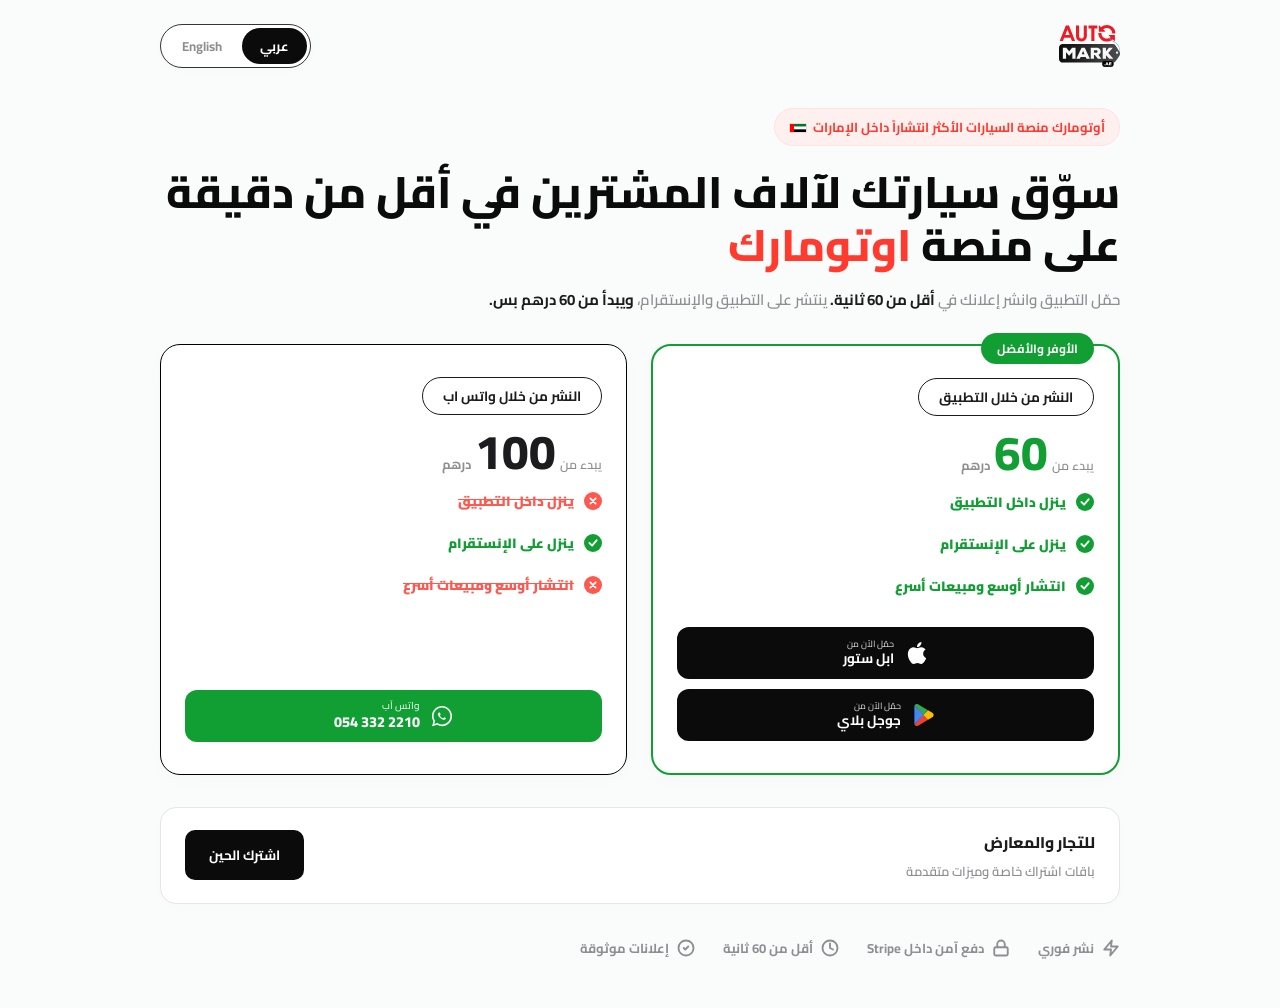
<file: index.html>
<!doctype html>
<html lang="ar" dir="rtl">

<head>
  <meta charset="UTF-8" />
  <meta name="viewport" content="width=device-width, initial-scale=1.0" />
  <title>Auto-Mark Landing Page</title>
  <link rel="preconnect" href="https://fonts.googleapis.com" />
  <link rel="preconnect" href="https://fonts.gstatic.com" crossorigin />
  <link href="https://fonts.googleapis.com/css2?family=Cairo:wght@200..1000&display=swap" rel="stylesheet" />
  <link rel="stylesheet" href="assets/Css/index.v2.css" />
</head>

<body>
  <div class="app-wrapper">

    <!-- Header -->
    <header class="navbar">
      <div class="nav-brand">
        <img src="assets/Icons/logo.svg" alt="Auto-Mark Logo" class="brand-logo" />
      </div>
      <div class="lang-switcher-capsule">
        <button id="btn-ar" class="lang-btn active" onclick="setLanguage('ar')">عربي</button>
        <button id="btn-en" class="lang-btn" onclick="setLanguage('en')">English</button>
      </div>
    </header>

    <!-- Main Content -->
    <main class="hero">
      <!-- Tagline Badge -->
      <div class="tagline-badge">
        <span class="lang-text" data-ar="أوتومارك منصة السيارات الأكثر انتشاراً داخل الإمارات"
          data-en="AutoMark: The most popular car platform in the UAE">
          أوتومارك منصة السيارات الأكثر انتشاراً داخل الإمارات
        </span>
        <span class="tagline-emoji"
          style="display: inline-flex; align-items: center; justify-content: center; width: 18px; height: 10px; margin-top: 1px;">
          <svg width="18" height="10" viewBox="0 0 20 10" fill="none" xmlns="http://www.w3.org/2000/svg"
            style="border: 0.5px solid rgba(0,0,0,0.1); border-radius: 1px;">
            <rect x="0" y="0" width="5" height="10" fill="#FF0000" />
            <rect x="5" y="0" width="15" height="3.33" fill="#00732F" />
            <rect x="5" y="3.33" width="15" height="3.34" fill="#FFFFFF" />
            <rect x="5" y="6.67" width="15" height="3.33" fill="#000000" />
          </svg>
        </span>

      </div>

      <!-- Title -->
      <h1 class="hero-title lang-html"
        data-ar="سوّق سيارتك لآلاف المشترين في أقل من دقيقة على منصة <span class='highlight'>اوتومارك</span>"
        data-en="Market your car to thousands of buyers in less than a minute on <span class='highlight'>AutoMark</span>">
        سوّق سيارتك لآلاف المشترين في أقل من دقيقة على منصة <span class="highlight">اوتومارك</span>
      </h1>

      <!-- Subtitle -->
      <p class="hero-subtitle lang-html"
        data-ar="حمّل التطبيق وانشر إعلانك في <strong>أقل من 60 ثانية.</strong> ينتشر على التطبيق والإنستقرام، <strong>ويبدأ من 60 درهم بس.</strong>"
        data-en="Download the app and post your ad in <strong>less than 60 seconds.</strong> Shared on the app & Instagram, <strong>starts from only 60 AED.</strong>">
        حمّل التطبيق وانشر إعلانك في <strong>أقل من 60 ثانية.</strong> ينتشر على التطبيق والإنستقرام، <strong>ويبدأ من
          60 درهم بس.</strong>
      </p>
    </main>

    <!-- Pricing Cards Section -->
    <section class="cards-container">

      <!-- Pricing Card 1: App Posting -->
      <div class="pricing-card card-app">
        <div class="card-badge lang-text" data-ar="الأوفر والأفضل" data-en="Best Value">الأوفر والأفضل</div>

        <div class="card-title-pill lang-text" data-ar="النشر من خلال التطبيق" data-en="Post via App">
          النشر من خلال التطبيق
        </div>

        <div class="price-section">
          <span class="price-starts lang-text" data-ar="يبدء من" data-en="Starts from">يبدء من</span>
          <span class="price-value price-app">60</span>
          <span class="price-currency lang-text" data-ar="درهم" data-en="AED">درهم</span>
        </div>

        <ul class="features-list">
          <li class="feature-item ">
            <span class="feature-icon">
              <svg width="18" height="18" viewBox="0 0 20 20" fill="none" xmlns="http://www.w3.org/2000/svg">
                <circle cx="10" cy="10" r="10" fill="#119F34" />
                <path d="M6 10L9 13L14 7" stroke="white" stroke-width="2" stroke-linecap="round"
                  stroke-linejoin="round" />
              </svg>
            </span>
            <span class="lang-text" data-ar="ينزل داخل التطبيق" data-en="Published inside the app">ينزل داخل
              التطبيق</span>
          </li>
          <li class="feature-item ">
            <span class="feature-icon">
              <svg width="18" height="18" viewBox="0 0 20 20" fill="none" xmlns="http://www.w3.org/2000/svg">
                <circle cx="10" cy="10" r="10" fill="#119F34" />
                <path d="M6 10L9 13L14 7" stroke="white" stroke-width="2" stroke-linecap="round"
                  stroke-linejoin="round" />
              </svg>
            </span>
            <span class="lang-text enable" data-ar="ينزل على الإنستقرام" data-en="Shared on Instagram">ينزل
              على
              الإنستقرام</span>
          </li>
          <li class="feature-item">
            <span class="feature-icon">
              <svg width="18" height="18" viewBox="0 0 20 20" fill="none" xmlns="http://www.w3.org/2000/svg">
                <circle cx="10" cy="10" r="10" fill="#119F34" />
                <path d="M6 10L9 13L14 7" stroke="white" stroke-width="2" stroke-linecap="round"
                  stroke-linejoin="round" />
              </svg>
            </span>
            <span class="lang-text" data-ar="انتشار أوسع ومبيعات أسرع" data-en="Wider reach & faster sales">انتشار أوسع
              ومبيعات أسرع</span>
          </li>
        </ul>

        <div class="card-actions">
          <div class="store-btn-group">
            <a href="https://apps.apple.com/eg/app/automark-%D8%A7%D9%88%D8%AA%D9%88%D9%85%D8%A7%D8%B1%D9%83/id6473959588?l=ar"
              class="store-download-btn" target="_blank">
              <img src="assets/Icons/Apple.svg" alt="Apple Store" class="store-btn-icon" />
              <div class="store-btn-text">
                <span class="small-text lang-text" data-ar="حمّل الآن من" data-en="Download on the">حمّل الآن من</span>
                <span class="large-text lang-text" data-ar="ابل ستور" data-en="App Store">ابل ستور</span>
              </div>
            </a>
            <a href="https://play.google.com/store/apps/details?id=com.secItDevelopers.auto_mark_app"
              class="store-download-btn" target="_blank">
              <img src="assets/Icons/Playstore.svg" alt="Google Play" class="store-btn-icon" />
              <div class="store-btn-text">
                <span class="small-text lang-text" data-ar="حمّل الآن من" data-en="GET IT ON">حمّل الآن من</span>
                <span class="large-text lang-text" data-ar="جوجل بلاي" data-en="Google Play">جوجل بلاي</span>
              </div>
            </a>
          </div>
        </div>
      </div>

      <!-- Pricing Card 2: WhatsApp Posting -->
      <div class="pricing-card card-whatsapp">
        <div class="card-title-pill lang-text" data-ar="النشر من خلال واتس اب" data-en="Post via WhatsApp">
          النشر من خلال واتس اب
        </div>

        <div class="price-section">
          <span class="price-starts lang-text" data-ar="يبدء من" data-en="Starts from">يبدء من</span>
          <span class="price-value price-whatsapp">100</span>
          <span class="price-currency lang-text" data-ar="درهم" data-en="AED">درهم</span>
        </div>

        <ul class="features-list">
          <li class="feature-item disabled">
            <span class="feature-icon">
              <svg width="18" height="18" viewBox="0 0 20 20" fill="none" xmlns="http://www.w3.org/2000/svg">
                <circle cx="10" cy="10" r="10" fill="#FF3B30" />
                <path d="M7 7L13 13M13 7L7 13" stroke="white" stroke-width="2" stroke-linecap="round"
                  stroke-linejoin="round" />
              </svg>
            </span>
            <span class="lang-text" data-ar="ينزل داخل التطبيق" data-en="Published inside the app">ينزل داخل
              التطبيق</span>
          </li>
          <li class="feature-item">
            <span class="feature-icon">
              <svg width="18" height="18" viewBox="0 0 20 20" fill="none" xmlns="http://www.w3.org/2000/svg">
                <circle cx="10" cy="10" r="10" fill="#119F34" />
                <path d="M6 10L9 13L14 7" stroke="white" stroke-width="2" stroke-linecap="round"
                  stroke-linejoin="round" />
              </svg>
            </span>
            <span class="lang-text" data-ar="ينزل على الإنستقرام" data-en="Shared on Instagram">ينزل على
              الإنستقرام</span>
          </li>
          <li class="feature-item disabled">
            <span class="feature-icon">
              <svg width="18" height="18" viewBox="0 0 20 20" fill="none" xmlns="http://www.w3.org/2000/svg">
                <circle cx="10" cy="10" r="10" fill="#FF3B30" />
                <path d="M7 7L13 13M13 7L7 13" stroke="white" stroke-width="2" stroke-linecap="round"
                  stroke-linejoin="round" />
              </svg>
            </span>
            <span class="lang-text" data-ar="انتشار أوسع ومبيعات أسرع" data-en="Wider reach & faster sales">انتشار أوسع
              ومبيعات أسرع</span>
          </li>
        </ul>

        <div class="card-actions">
          <a href="https://wa.me/971543322210" class="whatsapp-action-btn" target="_blank">
            <svg class="whatsapp-icon" viewBox="0 0 24 24" fill="none" xmlns="http://www.w3.org/2000/svg">
              <path
                d="M12.004 2C6.48 2 2 6.48 2 12.004C2 13.908 2.532 15.684 3.456 17.208L2.084 22.2L7.26 20.856C8.688 21.696 10.308 22.188 12.004 22.188C17.528 22.188 22.008 17.708 22.008 12.184C22 6.48 17.528 2 12.004 2ZM12.004 20.52C10.452 20.52 8.976 20.088 7.692 19.308L7.38 19.116L4.308 19.92L5.124 16.92L4.92 16.596C4.056 15.228 3.588 13.632 3.588 12.004C3.588 7.356 7.368 3.576 12.004 3.576C16.64 3.576 20.42 7.356 20.42 12.004C20.42 16.652 16.64 20.52 12.004 20.52Z"
                fill="white" />
              <path
                d="M15.86 14.1C15.644 14.004 14.6 13.488 14.408 13.416C14.216 13.344 14.072 13.308 13.94 13.512C13.808 13.716 13.412 14.172 13.292 14.304C13.172 14.436 13.052 14.46 12.836 14.352C12.62 14.244 11.924 14.016 11.1 13.284C10.452 12.708 10.02 11.988 9.888 11.772C9.756 11.556 9.876 11.436 9.984 11.328C10.08 11.232 10.2 11.1 10.308 10.968C10.416 10.836 10.452 10.74 10.524 10.596C10.596 10.452 10.56 10.332 10.512 10.224C10.464 10.116 10.08 9.168 9.92 8.784C9.764 8.412 9.608 8.46 9.488 8.46C9.38 8.46 9.248 8.448 9.116 8.448C8.984 8.448 8.768 8.496 8.588 8.688C8.408 8.88 7.904 9.348 7.904 10.308C7.904 11.268 8.6 12.192 8.696 12.324C8.792 12.456 10.052 14.4 12.008 15.228C13.964 16.056 13.964 15.78 14.324 15.744C14.684 15.708 15.724 15.144 15.94 14.544C16.156 13.944 16.156 13.428 15.86 14.1Z"
                fill="white" />
            </svg>
            <div class="whatsapp-btn-text">
              <span class="small-text lang-text" data-ar="واتس آب" data-en="WhatsApp">واتس آب</span>
              <span class="large-text" dir="ltr">054 332 2210</span>
            </div>
          </a>
        </div>
      </div>

    </section>

    <!-- Dealers & Showrooms Banner -->
    <section class="dealers-banner">
      <div class="dealers-text">
        <span class="dealers-title lang-text" data-ar="للتجار والمعارض" data-en="Dealers & Showrooms">للتجار
          والمعارض</span>
        <span class="dealers-subtitle lang-text" data-ar="باقات اشتراك خاصة وميزات متقدمة"
          data-en="Special subscription packages & advanced features">باقات اشتراك خاصة وميزات متقدمة</span>
      </div>
      <a href="https://wa.me/971543322210" class="dealers-btn lang-text" data-ar="اشترك الحين" data-en="Subscribe Now"
        target="_blank">اشترك الحين</a>
    </section>

    <!-- Features Footer -->
    <footer class="features-footer">
      <div class="footer-item">
        <span class="footer-icon">
          <svg width="18" height="18" viewBox="0 0 24 24" fill="none" stroke="currentColor" stroke-width="2.5"
            stroke-linecap="round" stroke-linejoin="round">
            <polygon points="13 2 3 14 12 14 11 22 21 10 12 10 13 2" />
          </svg>
        </span>
        <span class="lang-text" data-ar="نشر فوري" data-en="Instant Publishing">نشر فوري</span>
      </div>

      <div class="footer-item">
        <span class="footer-icon">
          <svg width="18" height="18" viewBox="0 0 24 24" fill="none" stroke="currentColor" stroke-width="2.5"
            stroke-linecap="round" stroke-linejoin="round">
            <rect x="3" y="11" width="18" height="11" rx="2" ry="2" />
            <path d="M7 11V7a5 5 0 0 1 10 0v4" />
          </svg>
        </span>
        <span class="lang-text" data-ar="دفع آمن داخل Stripe" data-en="Secure payment inside Stripe">دفع آمن داخل
          Stripe</span>
      </div>

      <div class="footer-item">
        <span class="footer-icon">
          <svg width="18" height="18" viewBox="0 0 24 24" fill="none" stroke="currentColor" stroke-width="2.5"
            stroke-linecap="round" stroke-linejoin="round">
            <circle cx="12" cy="12" r="10" />
            <polyline points="12 6 12 12 16 14" />
          </svg>
        </span>
        <span class="lang-text" data-ar="أقل من 60 ثانية" data-en="Less than 60 seconds">أقل من 60 ثانية</span>
      </div>

      <div class="footer-item">
        <span class="footer-icon">
          <svg width="18" height="18" viewBox="0 0 24 24" fill="none" stroke="currentColor" stroke-width="2.5"
            stroke-linecap="round" stroke-linejoin="round">
            <path d="M12 22c5.523 0 10-4.477 10-10S17.523 2 12 2 2 6.477 2 12s4.477 10 10 10z" />
            <path d="m9 12 2 2 4-4" />
          </svg>
        </span>
        <span class="lang-text" data-ar="إعلانات موثوقة" data-en="Trusted Ads">إعلانات موثوقة</span>
      </div>
    </footer>

  </div>

  <!-- Language Toggle Script -->
  <script>
    let currentLang = "ar";

    function setLanguage(lang) {
      currentLang = lang;
      document.documentElement.setAttribute("lang", currentLang);
      document.documentElement.setAttribute(
        "dir",
        currentLang === "ar" ? "rtl" : "ltr",
      );

      // Update active class on buttons
      const btnAr = document.getElementById("btn-ar");
      const btnEn = document.getElementById("btn-en");
      if (btnAr && btnEn) {
        if (currentLang === "ar") {
          btnAr.classList.add("active");
          btnEn.classList.remove("active");
        } else {
          btnEn.classList.add("active");
          btnAr.classList.remove("active");
        }
      }

      // Translate general text
      document.querySelectorAll(".lang-text").forEach((el) => {
        const val = el.getAttribute(`data-${currentLang}`);
        if (val) {
          el.textContent = val;
        }
      });

      // Translate HTML content (for highlights)
      document.querySelectorAll(".lang-html").forEach((el) => {
        const val = el.getAttribute(`data-${currentLang}`);
        if (val) {
          el.innerHTML = val;
        }
      });
    }
  </script>
</body>

</html>
</file>
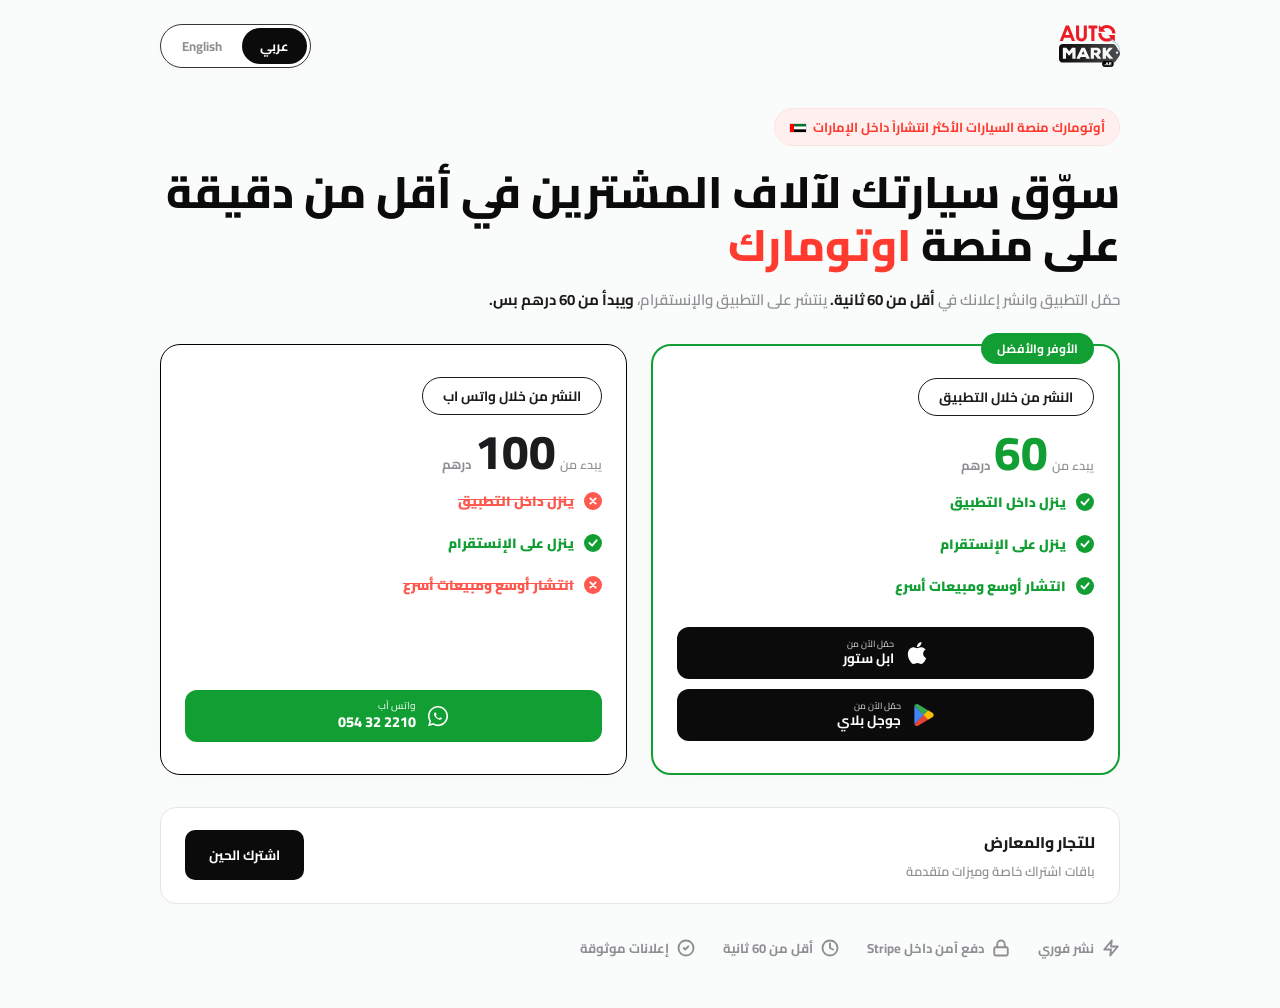
<file: download.html>
<!doctype html>
<html lang="ar" dir="rtl">

<head>
  <meta charset="UTF-8" />
  <meta name="viewport" content="width=device-width, initial-scale=1.0" />
  <title>Auto-Mark Landing Page</title>
  <link rel="preconnect" href="https://fonts.googleapis.com" />
  <link rel="preconnect" href="https://fonts.gstatic.com" crossorigin />
  <link href="https://fonts.googleapis.com/css2?family=Cairo:wght@200..1000&display=swap" rel="stylesheet" />
  <link rel="stylesheet" href="assets/Css/index.v2.css" />
</head>

<body>
  <div class="app-wrapper">

    <!-- Header -->
    <header class="navbar">
      <div class="nav-brand">
        <img src="assets/Icons/logo.svg" alt="Auto-Mark Logo" class="brand-logo" />
      </div>
      <div class="lang-switcher-capsule">
        <button id="btn-ar" class="lang-btn active" onclick="setLanguage('ar')">عربي</button>
        <button id="btn-en" class="lang-btn" onclick="setLanguage('en')">English</button>
      </div>
    </header>

    <!-- Main Content -->
    <main class="hero">
      <!-- Tagline Badge -->
      <div class="tagline-badge">
        <span class="lang-text" data-ar="أوتومارك منصة السيارات الأكثر انتشاراً داخل الإمارات"
          data-en="AutoMark: The most popular car platform in the UAE">
          أوتومارك منصة السيارات الأكثر انتشاراً داخل الإمارات
        </span>
        <span class="tagline-emoji"
          style="display: inline-flex; align-items: center; justify-content: center; width: 18px; height: 10px; margin-top: 1px;">
          <svg width="18" height="10" viewBox="0 0 20 10" fill="none" xmlns="http://www.w3.org/2000/svg"
            style="border: 0.5px solid rgba(0,0,0,0.1); border-radius: 1px;">
            <rect x="0" y="0" width="5" height="10" fill="#FF0000" />
            <rect x="5" y="0" width="15" height="3.33" fill="#00732F" />
            <rect x="5" y="3.33" width="15" height="3.34" fill="#FFFFFF" />
            <rect x="5" y="6.67" width="15" height="3.33" fill="#000000" />
          </svg>
        </span>

      </div>

      <!-- Title -->
      <h1 class="hero-title lang-html"
        data-ar="سوّق سيارتك لآلاف المشترين في أقل من دقيقة على منصة <span class='highlight'>اوتومارك</span>"
        data-en="Market your car to thousands of buyers in less than a minute on <span class='highlight'>AutoMark</span>">
        سوّق سيارتك لآلاف المشترين في أقل من دقيقة على منصة <span class="highlight">اوتومارك</span>
      </h1>

      <!-- Subtitle -->
      <p class="hero-subtitle lang-html"
        data-ar="حمّل التطبيق وانشر إعلانك في <strong>أقل من 60 ثانية.</strong> ينتشر على التطبيق والإنستقرام، <strong>ويبدأ من 60 درهم بس.</strong>"
        data-en="Download the app and post your ad in <strong>less than 60 seconds.</strong> Shared on the app & Instagram, <strong>starts from only 60 AED.</strong>">
        حمّل التطبيق وانشر إعلانك في <strong>أقل من 60 ثانية.</strong> ينتشر على التطبيق والإنستقرام، <strong>ويبدأ من
          60 درهم بس.</strong>
      </p>
    </main>

    <!-- Pricing Cards Section -->
    <section class="cards-container">

      <!-- Pricing Card 1: App Posting -->
      <div class="pricing-card card-app">
        <div class="card-badge lang-text" data-ar="الأوفر والأفضل" data-en="Best Value">الأوفر والأفضل</div>

        <div class="card-title-pill lang-text" data-ar="النشر من خلال التطبيق" data-en="Post via App">
          النشر من خلال التطبيق
        </div>

        <div class="price-section">
          <span class="price-starts lang-text" data-ar="يبدء من" data-en="Starts from">يبدء من</span>
          <span class="price-value price-app">60</span>
          <span class="price-currency lang-text" data-ar="درهم" data-en="AED">درهم</span>
        </div>

        <ul class="features-list">
          <li class="feature-item ">
            <span class="feature-icon">
              <svg width="18" height="18" viewBox="0 0 20 20" fill="none" xmlns="http://www.w3.org/2000/svg">
                <circle cx="10" cy="10" r="10" fill="#119F34" />
                <path d="M6 10L9 13L14 7" stroke="white" stroke-width="2" stroke-linecap="round"
                  stroke-linejoin="round" />
              </svg>
            </span>
            <span class="lang-text" data-ar="ينزل داخل التطبيق" data-en="Published inside the app">ينزل داخل
              التطبيق</span>
          </li>
          <li class="feature-item ">
            <span class="feature-icon">
              <svg width="18" height="18" viewBox="0 0 20 20" fill="none" xmlns="http://www.w3.org/2000/svg">
                <circle cx="10" cy="10" r="10" fill="#119F34" />
                <path d="M6 10L9 13L14 7" stroke="white" stroke-width="2" stroke-linecap="round"
                  stroke-linejoin="round" />
              </svg>
            </span>
            <span class="lang-text enable" data-ar="ينزل على الإنستقرام" data-en="Shared on Instagram">ينزل
              على
              الإنستقرام</span>
          </li>
          <li class="feature-item">
            <span class="feature-icon">
              <svg width="18" height="18" viewBox="0 0 20 20" fill="none" xmlns="http://www.w3.org/2000/svg">
                <circle cx="10" cy="10" r="10" fill="#119F34" />
                <path d="M6 10L9 13L14 7" stroke="white" stroke-width="2" stroke-linecap="round"
                  stroke-linejoin="round" />
              </svg>
            </span>
            <span class="lang-text" data-ar="انتشار أوسع ومبيعات أسرع" data-en="Wider reach & faster sales">انتشار أوسع
              ومبيعات أسرع</span>
          </li>
        </ul>

        <div class="card-actions">
          <div class="store-btn-group">
            <a href="https://apps.apple.com/eg/app/automark-%D8%A7%D9%88%D8%AA%D9%88%D9%85%D8%A7%D8%B1%D9%83/id6473959588?l=ar"
              class="store-download-btn" target="_blank">
              <img src="assets/Icons/Apple.svg" alt="Apple Store" class="store-btn-icon" />
              <div class="store-btn-text">
                <span class="small-text lang-text" data-ar="حمّل الآن من" data-en="Download on the">حمّل الآن من</span>
                <span class="large-text lang-text" data-ar="ابل ستور" data-en="App Store">ابل ستور</span>
              </div>
            </a>
            <a href="https://play.google.com/store/apps/details?id=com.secItDevelopers.auto_mark_app"
              class="store-download-btn" target="_blank">
              <img src="assets/Icons/Playstore.svg" alt="Google Play" class="store-btn-icon" />
              <div class="store-btn-text">
                <span class="small-text lang-text" data-ar="حمّل الآن من" data-en="GET IT ON">حمّل الآن من</span>
                <span class="large-text lang-text" data-ar="جوجل بلاي" data-en="Google Play">جوجل بلاي</span>
              </div>
            </a>
          </div>
        </div>
      </div>

      <!-- Pricing Card 2: WhatsApp Posting -->
      <div class="pricing-card card-whatsapp">
        <div class="card-title-pill lang-text" data-ar="النشر من خلال واتس اب" data-en="Post via WhatsApp">
          النشر من خلال واتس اب
        </div>

        <div class="price-section">
          <span class="price-starts lang-text" data-ar="يبدء من" data-en="Starts from">يبدء من</span>
          <span class="price-value price-whatsapp">100</span>
          <span class="price-currency lang-text" data-ar="درهم" data-en="AED">درهم</span>
        </div>

        <ul class="features-list">
          <li class="feature-item disabled">
            <span class="feature-icon">
              <svg width="18" height="18" viewBox="0 0 20 20" fill="none" xmlns="http://www.w3.org/2000/svg">
                <circle cx="10" cy="10" r="10" fill="#FF3B30" />
                <path d="M7 7L13 13M13 7L7 13" stroke="white" stroke-width="2" stroke-linecap="round"
                  stroke-linejoin="round" />
              </svg>
            </span>
            <span class="lang-text" data-ar="ينزل داخل التطبيق" data-en="Published inside the app">ينزل داخل
              التطبيق</span>
          </li>
          <li class="feature-item">
            <span class="feature-icon">
              <svg width="18" height="18" viewBox="0 0 20 20" fill="none" xmlns="http://www.w3.org/2000/svg">
                <circle cx="10" cy="10" r="10" fill="#119F34" />
                <path d="M6 10L9 13L14 7" stroke="white" stroke-width="2" stroke-linecap="round"
                  stroke-linejoin="round" />
              </svg>
            </span>
            <span class="lang-text" data-ar="ينزل على الإنستقرام" data-en="Shared on Instagram">ينزل على
              الإنستقرام</span>
          </li>
          <li class="feature-item disabled">
            <span class="feature-icon">
              <svg width="18" height="18" viewBox="0 0 20 20" fill="none" xmlns="http://www.w3.org/2000/svg">
                <circle cx="10" cy="10" r="10" fill="#FF3B30" />
                <path d="M7 7L13 13M13 7L7 13" stroke="white" stroke-width="2" stroke-linecap="round"
                  stroke-linejoin="round" />
              </svg>
            </span>
            <span class="lang-text" data-ar="انتشار أوسع ومبيعات أسرع" data-en="Wider reach & faster sales">انتشار أوسع
              ومبيعات أسرع</span>
          </li>
        </ul>

        <div class="card-actions">
          <a href="https://wa.me/97154322210" class="whatsapp-action-btn" target="_blank">
            <svg class="whatsapp-icon" viewBox="0 0 24 24" fill="none" xmlns="http://www.w3.org/2000/svg">
              <path
                d="M12.004 2C6.48 2 2 6.48 2 12.004C2 13.908 2.532 15.684 3.456 17.208L2.084 22.2L7.26 20.856C8.688 21.696 10.308 22.188 12.004 22.188C17.528 22.188 22.008 17.708 22.008 12.184C22 6.48 17.528 2 12.004 2ZM12.004 20.52C10.452 20.52 8.976 20.088 7.692 19.308L7.38 19.116L4.308 19.92L5.124 16.92L4.92 16.596C4.056 15.228 3.588 13.632 3.588 12.004C3.588 7.356 7.368 3.576 12.004 3.576C16.64 3.576 20.42 7.356 20.42 12.004C20.42 16.652 16.64 20.52 12.004 20.52Z"
                fill="white" />
              <path
                d="M15.86 14.1C15.644 14.004 14.6 13.488 14.408 13.416C14.216 13.344 14.072 13.308 13.94 13.512C13.808 13.716 13.412 14.172 13.292 14.304C13.172 14.436 13.052 14.46 12.836 14.352C12.62 14.244 11.924 14.016 11.1 13.284C10.452 12.708 10.02 11.988 9.888 11.772C9.756 11.556 9.876 11.436 9.984 11.328C10.08 11.232 10.2 11.1 10.308 10.968C10.416 10.836 10.452 10.74 10.524 10.596C10.596 10.452 10.56 10.332 10.512 10.224C10.464 10.116 10.08 9.168 9.92 8.784C9.764 8.412 9.608 8.46 9.488 8.46C9.38 8.46 9.248 8.448 9.116 8.448C8.984 8.448 8.768 8.496 8.588 8.688C8.408 8.88 7.904 9.348 7.904 10.308C7.904 11.268 8.6 12.192 8.696 12.324C8.792 12.456 10.052 14.4 12.008 15.228C13.964 16.056 13.964 15.78 14.324 15.744C14.684 15.708 15.724 15.144 15.94 14.544C16.156 13.944 16.156 13.428 15.86 14.1Z"
                fill="white" />
            </svg>
            <div class="whatsapp-btn-text">
              <span class="small-text lang-text" data-ar="واتس آب" data-en="WhatsApp">واتس آب</span>
              <span class="large-text" dir="ltr"><bdi dir="ltr">054 32 2210</bdi></span>
            </div>
          </a>
        </div>
      </div>

    </section>

    <!-- Dealers & Showrooms Banner -->
    <section class="dealers-banner">
      <div class="dealers-text">
        <span class="dealers-title lang-text" data-ar="للتجار والمعارض" data-en="Dealers & Showrooms">للتجار
          والمعارض</span>
        <span class="dealers-subtitle lang-text" data-ar="باقات اشتراك خاصة وميزات متقدمة"
          data-en="Special subscription packages & advanced features">باقات اشتراك خاصة وميزات متقدمة</span>
      </div>
      <a href="https://wa.me/97154322210" class="dealers-btn lang-text" data-ar="اشترك الحين" data-en="Subscribe Now"
        target="_blank">اشترك الحين</a>
    </section>

    <!-- Features Footer -->
    <footer class="features-footer">
      <div class="footer-item">
        <span class="footer-icon">
          <svg width="18" height="18" viewBox="0 0 24 24" fill="none" stroke="currentColor" stroke-width="2.5"
            stroke-linecap="round" stroke-linejoin="round">
            <polygon points="13 2 3 14 12 14 11 22 21 10 12 10 13 2" />
          </svg>
        </span>
        <span class="lang-text" data-ar="نشر فوري" data-en="Instant Publishing">نشر فوري</span>
      </div>

      <div class="footer-item">
        <span class="footer-icon">
          <svg width="18" height="18" viewBox="0 0 24 24" fill="none" stroke="currentColor" stroke-width="2.5"
            stroke-linecap="round" stroke-linejoin="round">
            <rect x="3" y="11" width="18" height="11" rx="2" ry="2" />
            <path d="M7 11V7a5 5 0 0 1 10 0v4" />
          </svg>
        </span>
        <span class="lang-text" data-ar="دفع آمن داخل Stripe" data-en="Secure payment inside Stripe">دفع آمن داخل
          Stripe</span>
      </div>

      <div class="footer-item">
        <span class="footer-icon">
          <svg width="18" height="18" viewBox="0 0 24 24" fill="none" stroke="currentColor" stroke-width="2.5"
            stroke-linecap="round" stroke-linejoin="round">
            <circle cx="12" cy="12" r="10" />
            <polyline points="12 6 12 12 16 14" />
          </svg>
        </span>
        <span class="lang-text" data-ar="أقل من 60 ثانية" data-en="Less than 60 seconds">أقل من 60 ثانية</span>
      </div>

      <div class="footer-item">
        <span class="footer-icon">
          <svg width="18" height="18" viewBox="0 0 24 24" fill="none" stroke="currentColor" stroke-width="2.5"
            stroke-linecap="round" stroke-linejoin="round">
            <path d="M12 22c5.523 0 10-4.477 10-10S17.523 2 12 2 2 6.477 2 12s4.477 10 10 10z" />
            <path d="m9 12 2 2 4-4" />
          </svg>
        </span>
        <span class="lang-text" data-ar="إعلانات موثوقة" data-en="Trusted Ads">إعلانات موثوقة</span>
      </div>
    </footer>

  </div>

  <!-- Language Toggle Script -->
  <script>
    let currentLang = "ar";

    function setLanguage(lang) {
      currentLang = lang;
      document.documentElement.setAttribute("lang", currentLang);
      document.documentElement.setAttribute(
        "dir",
        currentLang === "ar" ? "rtl" : "ltr",
      );

      // Update active class on buttons
      const btnAr = document.getElementById("btn-ar");
      const btnEn = document.getElementById("btn-en");
      if (btnAr && btnEn) {
        if (currentLang === "ar") {
          btnAr.classList.add("active");
          btnEn.classList.remove("active");
        } else {
          btnEn.classList.add("active");
          btnAr.classList.remove("active");
        }
      }

      // Translate general text
      document.querySelectorAll(".lang-text").forEach((el) => {
        const val = el.getAttribute(`data-${currentLang}`);
        if (val) {
          el.textContent = val;
        }
      });

      // Translate HTML content (for highlights)
      document.querySelectorAll(".lang-html").forEach((el) => {
        const val = el.getAttribute(`data-${currentLang}`);
        if (val) {
          el.innerHTML = val;
        }
      });
    }
  </script>
</body>

</html>
</file>
<file: assets/Css/index.v2.css>
@import url('https://db.onlinewebfonts.com/c/52d8807d9fbbf1119b489d81d2f8319e?family=Expo+Arabic');

* {
  box-sizing: border-box;
  margin: 0;
  padding: 0;
}

body {
  font-family: "Expo Arabic", "Cairo", sans-serif;
  font-optical-sizing: auto;
  font-weight: 400;
  font-style: normal;
  color: #1c1c1e;
  background-color: #FAFBFB;
  position: relative;
  overflow-x: hidden;
  min-height: 100vh;
  display: flex;
  flex-direction: column;
  align-items: center;
}

.app-wrapper {
  width: 100%;
  max-width: 1000px;
  margin: 0 auto;
  padding: 24px 20px 48px 20px;
  display: flex;
  flex-direction: column;
  align-items: center;
  flex-grow: 1;
}

/* Navbar / Header */
.navbar {
  width: 100%;
  display: flex;
  justify-content: space-between;
  align-items: center;
  margin-bottom: 40px;
}

.brand-logo {
  height: 42px;
  width: auto;
  display: block;
}

/* Language Switcher Capsule */
.lang-switcher-capsule {
  display: flex;
  align-items: center;
  background-color: #FFFFFF;
  border: 1px solid #353535;
  border-radius: 50px;
  padding: 3px;
  gap: 2px;
  box-shadow: 0 2px 8px rgba(0, 0, 0, 0.02);
}

.lang-btn {
  background: transparent;
  border: none;
  font-family: inherit;
  font-size: 13px;
  font-weight: 700;
  padding: 6px 18px;
  border-radius: 50px;
  cursor: pointer;
  transition: all 0.2s cubic-bezier(0.4, 0, 0.2, 1);
  color: #8E8E93;
}

.lang-btn.active {
  background-color: #0b0b0c;
  color: #FFFFFF;
}

/* Main Hero Section */
.hero {
  width: 100%;
  display: flex;
  flex-direction: column;
  align-items: flex-start;
  /* Align elements to start (Right in RTL, Left in LTR) */
  text-align: start;
  /* Align text to start (Right in RTL, Left in LTR) */
  margin-bottom: 32px;
}

/* Tagline Badge */
.tagline-badge {
  display: inline-flex;
  align-items: center;
  background-color: #FFF0F0;
  border: 1px solid #FFE2E2;
  border-radius: 50px;
  padding: 6px 14px;
  font-size: 13px;
  font-weight: 700;
  color: #FF3B30;
  gap: 6px;
  margin-bottom: 20px;
}

/* Hero Heading */
.hero-title {
  font-size: 44px;
  font-weight: 800;
  line-height: 1.2;
  color: #0b0b0c;
  margin-bottom: 16px;
}

.hero-title .highlight {
  color: #FF3B30;
}

/* Hero Subtitle */
.hero-subtitle {
  font-size: 15px;
  color: #8E8E93;
  line-height: 1.6;
  max-width: 700px;
  font-weight: 600;
}

.hero-subtitle strong {
  color: #1c1c1e;
}

/* Pricing Cards Layout */
.cards-container {
  display: flex;
  gap: 24px;
  width: 100%;
  margin-bottom: 32px;
}

.pricing-card {
  flex: 1;
  background: #FFFFFF;
  border-radius: 20px;
  padding: 32px 24px;
  display: flex;
  flex-direction: column;
  align-items: flex-start;
  /* Align inner items to start (right in RTL, left in LTR) */
  text-align: start;
  /* Align text to start */
  position: relative;
  box-shadow: 0 4px 20px rgba(0, 0, 0, 0.02);
  transition: transform 0.2s ease, box-shadow 0.2s ease;
}

.pricing-card:hover {
  transform: translateY(-2px);
  box-shadow: 0 6px 24px rgba(0, 0, 0, 0.04);
}

/* App Posting Card (Green Highlight) */
.card-app {
  border: 2px solid #119F34;
}

/* WhatsApp Posting Card (Gray) */
.card-whatsapp {
  border: 1.5px solid #000000;
  /* Black/dark border matching screenshot */
}

/* Best Value Badge - aligned to the top-right in RTL and top-left in LTR */
.card-badge {
  position: absolute;
  top: -13px;
  right: 24px;
  background-color: #119F34;
  color: #FFFFFF;
  padding: 4px 16px;
  border-radius: 50px;
  font-size: 12px;
  font-weight: 700;
}

html[dir="ltr"] .card-badge {
  right: auto;
  left: 24px;
}

/* Card Title Outlined Pill */
.card-title-pill {
  border: 1.5px solid #1c1c1e;
  border-radius: 50px;
  padding: 5px 20px;
  font-size: 13.5px;
  font-weight: 700;
  color: #1c1c1e;
  margin-bottom: 12px;
  text-align: center;
}

/* Price Section */
.price-section {
  display: flex;
  align-items: baseline;
  gap: 4px;
  margin-bottom: 12px;
}

.price-starts {
  font-size: 12.5px;
  color: #8E8E93;
  font-weight: 600;
}

.price-value {
  font-size: 48px;
  font-weight: 800;
  line-height: 1;
}

.price-app {
  color: #119F34;
}

.price-whatsapp {
  color: #1c1c1e;
}

.price-currency {
  font-size: 13px;
  color: #8E8E93;
  font-weight: 700;
}

/* Checklist */
.features-list {
  width: 100%;
  display: flex;
  flex-direction: column;
  gap: 16px;
  margin-bottom: 28px;
  list-style: none;
  padding: 0;
}

.feature-item {
  display: flex;
  align-items: center;
  gap: 10px;
  font-size: 13.5px;
  font-weight: 900;
  color: #119F34;
  /* Brand green for enabled items */
}

.feature-item.disabled {
  color: #FF3B30;
  text-decoration: line-through;
  opacity: 0.85;
}

.feature-item.enable,
.feature-item .enable {
  color: #119F34;
}

.feature-icon {
  width: 18px;
  height: 18px;
  display: flex;
  align-items: center;
  justify-content: center;
  flex-shrink: 0;
}

/* Action Buttons */
.card-actions {
  width: 100%;
  margin-top: auto;
}

.store-btn-group {
  display: flex;
  flex-direction: column;
  gap: 10px;
  width: 100%;
}

.store-download-btn {
  display: flex;
  align-items: center;
  justify-content: center;
  background-color: #0b0b0c;
  color: #FFFFFF;
  text-decoration: none;
  border-radius: 12px;
  padding: 10px 20px;
  gap: 12px;
  transition: background-color 0.2s;
  height: 52px;
  width: 100%;
}

.store-download-btn:hover {
  background-color: #1c1c1e;
}

.store-btn-icon {
  width: 22px;
  height: 22px;
  display: block;
}

.store-btn-text {
  display: flex;
  flex-direction: column;
  align-items: flex-start;
  line-height: 1.2;
}

.store-btn-text .small-text {
  font-size: 9px;
  opacity: 0.8;
  font-weight: 500;
}

.store-btn-text .large-text {
  font-size: 13.5px;
  font-weight: 700;
}

/* WhatsApp Button */
.whatsapp-action-btn {
  display: flex;
  align-items: center;
  justify-content: center;
  background-color: #119F34;
  color: #FFFFFF;
  text-decoration: none;
  border-radius: 12px;
  padding: 10px 20px;
  gap: 10px;
  transition: background-color 0.2s;
  width: 100%;
  height: 52px;
  font-weight: 700;
}

.whatsapp-action-btn:hover {
  background-color: #0e832b;
}

.whatsapp-icon {
  width: 24px;
  height: 24px;
  flex-shrink: 0;
}

.whatsapp-btn-text {
  display: flex;
  flex-direction: column;
  align-items: flex-start;
  line-height: 1.25;
}

.whatsapp-btn-text .small-text {
  font-size: 10px;
  opacity: 0.9;
  font-weight: 500;
}

.whatsapp-btn-text .large-text {
  font-size: 14.5px;
  font-weight: 800;
  direction: ltr;
  unicode-bidi: isolate;
  display: inline-block;
}

/* Dealers Banner Section */
.dealers-banner {
  width: 100%;
  display: flex;
  justify-content: space-between;
  align-items: center;
  background: #FFFFFF;
  border: 1px solid #E5E5EA;
  border-radius: 16px;
  padding: 20px 24px;
  margin-bottom: 32px;
  box-shadow: 0 4px 15px rgba(0, 0, 0, 0.01);
}

.dealers-text {
  display: flex;
  flex-direction: column;
  gap: 2px;
  text-align: start;
  /* Automatically handles LTR/RTL text alignment */
}

.dealers-title {
  font-size: 15.5px;
  font-weight: 800;
  color: #1c1c1e;
}

.dealers-subtitle {
  font-size: 13px;
  color: #8E8E93;
  font-weight: 600;
}

.dealers-btn {
  background-color: #0b0b0c;
  color: #FFFFFF;
  border-radius: 10px;
  padding: 12px 24px;
  font-size: 13.5px;
  font-weight: 700;
  text-decoration: none;
  transition: background-color 0.2s;
  white-space: nowrap;
}

.dealers-btn:hover {
  background-color: #1c1c1e;
}

/* Footer Section */
.features-footer {
  width: 100%;
  display: flex;
  justify-content: start;
  gap: 16px 28px;
  flex-wrap: wrap;
}

.footer-item {
  display: flex;
  align-items: center;
  gap: 8px;
  font-size: 13px;
  font-weight: 700;
  color: #8E8E93;
}

.footer-icon {
  width: 18px;
  height: 18px;
  color: #8E8E93;
  display: flex;
  align-items: center;
  justify-content: center;
  flex-shrink: 0;
}

/* Responsiveness for Mobile */
@media (max-width: 768px) {
  .app-wrapper {
    padding: 16px 12px 32px 12px;
  }

  .navbar {
    margin-bottom: 24px;
  }

  .brand-logo {
    height: 36px;
  }

  .hero-title {
    font-size: 22px;
    line-height: 1.35;
  }

  .tagline-badge {
    font-size: 9px;
    padding: 4px 10px;
  }

  .hero-subtitle {
    font-size: 13.5px;
  }

  /* Keep pricing cards side-by-side on mobile */
  .cards-container {
    flex-direction: row;
    gap: 8px;
  }

  .pricing-card {
    padding: 20px 10px;
    border-radius: 16px;
  }

  .card-badge {
    top: -10px;
    font-size: 9px;
    padding: 2px 8px;
    right: 12px;
  }

  html[dir="ltr"] .card-badge {
    right: auto;
    left: 12px;
  }

  .card-title-pill {
    font-size: 11px;
    padding: 4px 8px;
    margin-bottom: 16px;
    border-width: 1px;
    word-break: keep-all;
  }

  .price-section {
    margin-bottom: 16px;
    gap: 2px;
  }

  .price-value {
    font-size: 26px;
  }

  .price-starts {
    font-size: 10px;
  }

  .price-currency {
    font-size: 10px;
  }

  .features-list {
    gap: 10px;
    margin-bottom: 16px;
  }

  .feature-item {
    font-size: 10.5px;
    gap: 6px;
  }

  .feature-icon svg {
    width: 14px;
    height: 14px;
  }

  .store-download-btn {
    height: 40px;
    padding: 4px 6px;
    gap: 6px;
    border-radius: 8px;
  }

  .store-btn-icon {
    width: 16px;
    height: 16px;
  }

  .store-btn-text .small-text {
    font-size: 6px;
  }

  .store-btn-text .large-text {
    font-size: 9px;
  }

  .whatsapp-action-btn {
    height: 40px;
    padding: 4px 6px;
    gap: 4px;
    border-radius: 8px;
    font-size: 11.5px;
  }

  .whatsapp-icon {
    width: 16px;
    height: 16px;
  }

  .whatsapp-btn-text .small-text {
    font-size: 6.5px;
  }

  .whatsapp-btn-text .large-text {
    font-size: 9.5px;
  }

  /* Keep Dealers banner as row on mobile */
  .dealers-banner {
    flex-direction: row;
    gap: 12px;
    align-items: center;
    padding: 16px 14px;
  }

  .dealers-title {
    font-size: 13.5px;
  }

  .dealers-subtitle {
    font-size: 11px;
  }

  .dealers-btn {
    padding: 8px 16px;
    font-size: 12px;
    border-radius: 8px;
  }

  .features-footer {
    flex-wrap: nowrap;
    justify-content: space-between;
    gap: 6px;
    width: 100%;
  }

  .footer-item {
    font-size: 9px;
    gap: 4px;
    white-space: nowrap;
  }

  .footer-icon {
    width: 12px;
    height: 12px;
  }

  .footer-icon svg {
    width: 12px;
    height: 12px;
  }
}
</file>
